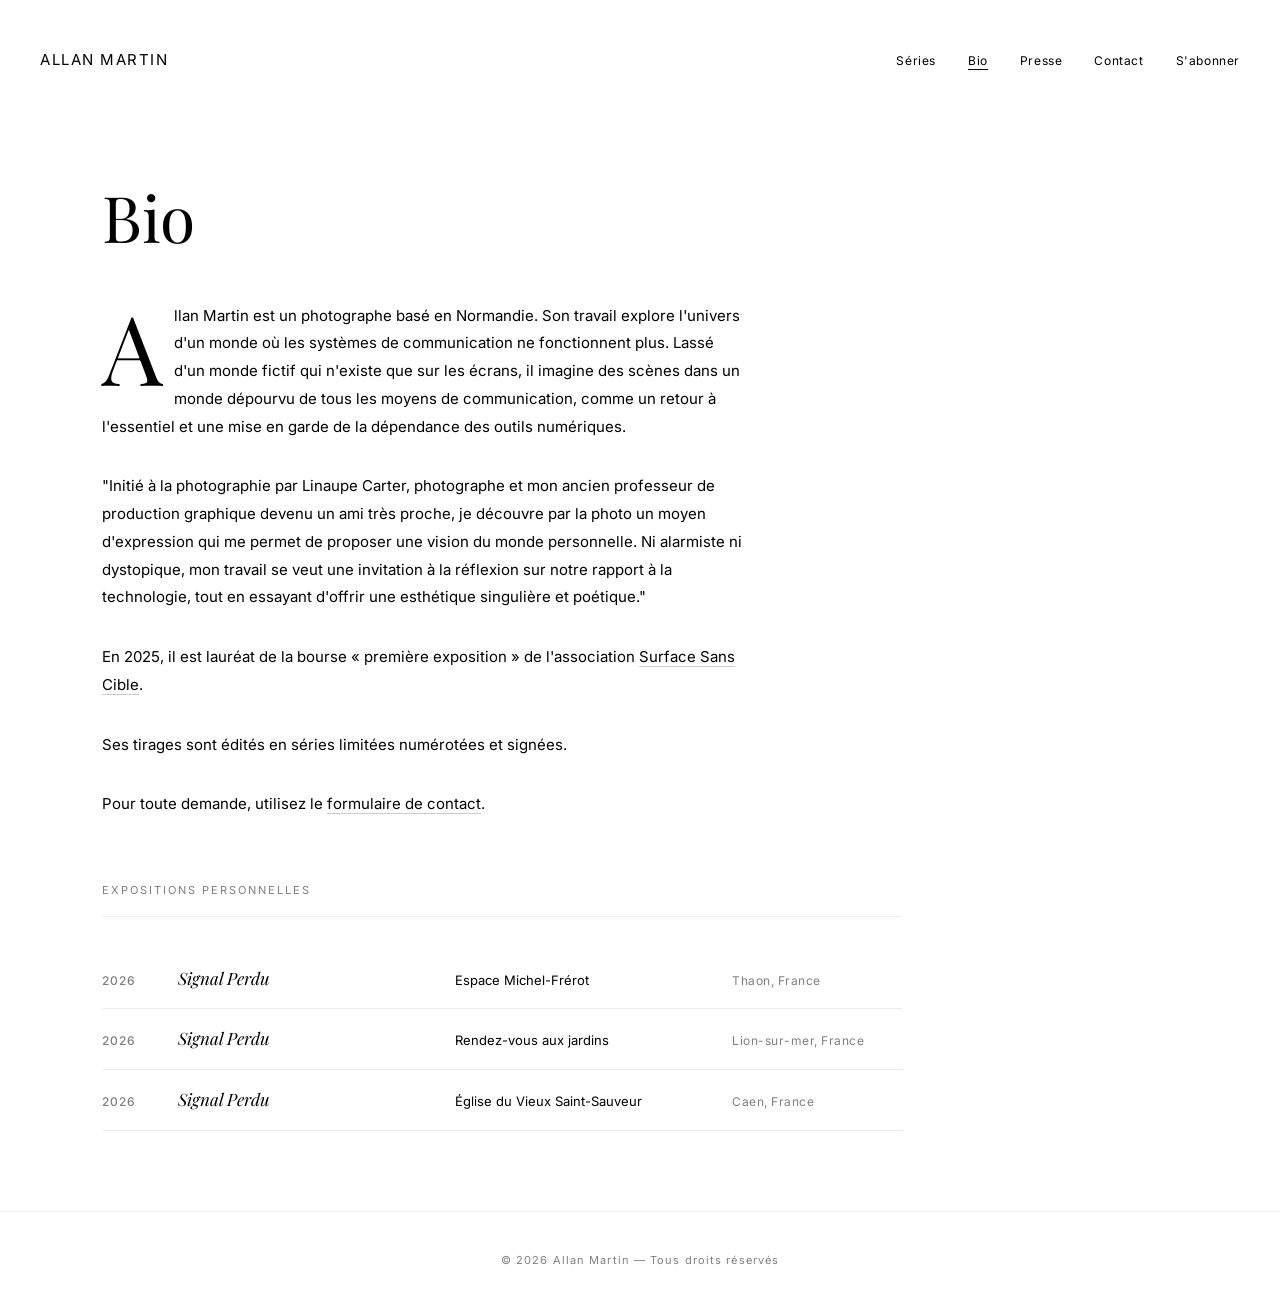
<file: bio.html>
<!DOCTYPE html>
<html lang="fr">
<head>
<!-- Matomo -->
<script>
  var _paq = window._paq = window._paq || [];
  /* tracker methods like "setCustomDimension" should be called before "trackPageView" */
  _paq.push(['trackPageView']);
  _paq.push(['enableLinkTracking']);
  (function() {
    var u="//www.traffic.allanmartin.fr/";
    _paq.push(['setTrackerUrl', u+'matomo.php']);
    _paq.push(['setSiteId', '2']);
    var d=document, g=d.createElement('script'), s=d.getElementsByTagName('script')[0];
    g.async=true; g.src=u+'matomo.js'; s.parentNode.insertBefore(g,s);
  })();
</script>
<!-- End Matomo Code -->

  <meta charset="UTF-8" />
  <meta name="viewport" content="width=device-width, initial-scale=1.0" />
  <link rel="icon" type="image/svg+xml" href="favicon.svg" />
  <title>Biographie — Allan Martin</title>
  <meta name="description" content="Biographie d'Allan Martin, photographe basé en Normandie, lauréat 2026 de l'aide à la première exposition Surface Sans Cible. Séries en éditions limitées." />
  <link rel="canonical" href="https://www.allanmartin.fr/bio" />

  <!-- Open Graph -->
  <meta property="og:type"        content="profile" />
  <meta property="og:url"         content="https://www.allanmartin.fr/bio.html" />
  <meta property="og:title"       content="Biographie — Allan Martin Photographe" />
  <meta property="og:description" content="Biographie d'Allan Martin, photographe basé en Normandie, lauréat 2026 de l'aide à la première exposition Surface Sans Cible." />
  <meta property="og:image"       content="https://www.allanmartin.fr/images/Serie01-Signal-Perdu/sentinelle.webp" />
  <meta property="og:locale"      content="fr_FR" />
  <meta property="og:site_name"   content="Allan Martin Photographe" />

  <!-- Twitter Card -->
  <meta name="twitter:card"        content="summary_large_image" />
  <meta name="twitter:title"       content="Biographie — Allan Martin Photographe" />
  <meta name="twitter:description" content="Biographie d'Allan Martin, photographe basé en Normandie, lauréat 2026 de l'aide à la première exposition Surface Sans Cible." />
  <meta name="twitter:image"       content="https://www.allanmartin.fr/images/Serie01-Signal-Perdu/sentinelle.webp" />
  <link rel="preconnect" href="https://fonts.googleapis.com">
  <link rel="preconnect" href="https://fonts.gstatic.com" crossorigin>
  <link href="https://fonts.googleapis.com/css2?family=Inter:wght@300;400;500&family=Playfair+Display:ital,wght@0,400;0,500;0,600;1,400&display=swap" rel="stylesheet">
  <link rel="stylesheet" href="css/style.css" />
</head>
<body>

  <!-- ===== HEADER ===== -->
  <header class="site-header scrolled">
    <div class="header-inner">
      <a href="/" class="site-logo">Allan Martin</a>
      <button class="nav-toggle" aria-label="Ouvrir le menu" aria-expanded="false">
        <span></span><span></span><span></span>
      </button>
      <nav class="site-nav" role="navigation">
        <ul>
          <li><a href="/">Séries</a></li>
          <li><a href="bio.html" class="active">Bio</a></li>
          <li><a href="presse.html">Presse</a></li>
          <li><a href="contact.html">Contact</a></li>
          <li><a href="#newsletter-modal" class="js-newsletter-open">S'abonner</a></li>
        </ul>
      </nav>
    </div>
  </header>

  <!-- ===== CONTENT ===== -->
  <main class="page-wrapper">
    <h1 class="page-title">Bio</h1>
    <div class="page-body">
      <p>
        <span class="dropcap">A</span>llan Martin est un photographe basé en Normandie. Son travail explore l'univers d'un monde où les systèmes de communication ne fonctionnent plus. Lassé d'un monde fictif qui n'existe que sur les écrans, il imagine des scènes dans un monde dépourvu de tous les moyens de communication, comme un retour à l'essentiel et une mise en garde de la dépendance des outils numériques.</p>
      <p>

        "Initié à la photographie par Linaupe Carter, photographe et mon ancien professeur de production graphique devenu un ami très proche, je découvre par la photo un moyen d'expression qui me permet de proposer une vision du monde personnelle. Ni alarmiste ni dystopique, mon travail se veut une invitation à la réflexion sur notre rapport à la technologie, tout en essayant d'offrir une esthétique singulière et poétique."

      </p>
      <p>
        En 2025, il est lauréat de la bourse « première exposition » de l'association
        <a href="https://surfacesanscible.fr/" target="_blank" rel="noopener noreferrer">Surface Sans Cible</a>.
      </p>
      <p>
        Ses tirages sont édités en séries limitées numérotées et signées.
      </p>
      <p>
        Pour toute demande, utilisez le
        <a href="contact.html">formulaire de contact</a>.
      </p>
    </div>

    <!-- ===== EXPOSITIONS PERSONNELLES ===== -->
    <section class="expo-section fade-in">
      <h2 class="expo-section-title">Expositions personnelles</h2>
      <ul class="expo-list" role="list">

        <li class="expo-item">
          <span class="expo-year">2026</span>
          <span class="expo-title"><em>Signal Perdu</em></span>
          <span class="expo-venue">Espace Michel-Frérot</span>
          <span class="expo-location">Thaon, France</span>
        </li>

        <li class="expo-item">
          <span class="expo-year">2026</span>
          <span class="expo-title"><em>Signal Perdu</em></span>
          <span class="expo-venue">Rendez-vous aux jardins</span>
          <span class="expo-location">Lion-sur-mer, France</span>
        </li>

        <li class="expo-item">
          <span class="expo-year">2026</span>
          <span class="expo-title"><em>Signal Perdu</em></span>
          <span class="expo-venue">Église du Vieux Saint-Sauveur</span>
          <span class="expo-location">Caen, France</span>
        </li>

      </ul>
    </section>

  </main>

  <div class="newsletter-modal" id="newsletter-modal" hidden aria-hidden="true">
    <div class="newsletter-modal__backdrop" data-newsletter-close></div>
    <div class="newsletter-modal__panel" role="dialog" aria-modal="true" aria-labelledby="newsletter-modal-title">
      <button type="button" class="newsletter-modal__close" id="newsletter-modal-close" aria-label="Fermer" data-newsletter-close>&times;</button>
      <h2 id="newsletter-modal-title">S'abonner à la newsletter</h2>
      <p>Recevez les annonces de nouvelles séries, expositions et disponibilités de tirages.</p>

      <form
        class="inscription-form"
        id="inscription-form"
        method="post"
        action="inscription.php"
        novalidate
      >
        <div class="hp-field" aria-hidden="true">
          <label for="inscription_website">Ne pas remplir</label>
          <input
            type="text"
            id="inscription_website"
            name="website"
            tabindex="-1"
            autocomplete="off"
          />
        </div>

        <input type="hidden" id="inscription_time" name="inscription_time" value="" />

        <label for="inscription_email" class="sr-only">Adresse e-mail</label>
        <input
          type="email"
          id="inscription_email"
          name="email"
          placeholder="votre@email.com"
          autocomplete="email"
          required
        />

        <div class="inscription-consent">
          <input
            type="checkbox"
            id="inscription_consent"
            name="consent"
            value="1"
            required
          />
          <label for="inscription_consent">
            J'accepte de recevoir la newsletter et je peux me desinscrire a tout moment.
          </label>
        </div>

        <button type="submit" class="btn-submit">S'inscrire</button>
        <p class="form-feedback" id="inscription-feedback" aria-live="polite"></p>
      </form>
    </div>
  </div>

  <!-- ===== FOOTER ===== -->
  <footer class="site-footer">
    <p>© <span id="year"></span> Allan Martin — Tous droits réservés</p>
  </footer>

  <script src="js/main.js"></script>
</body>
</html>
</file>
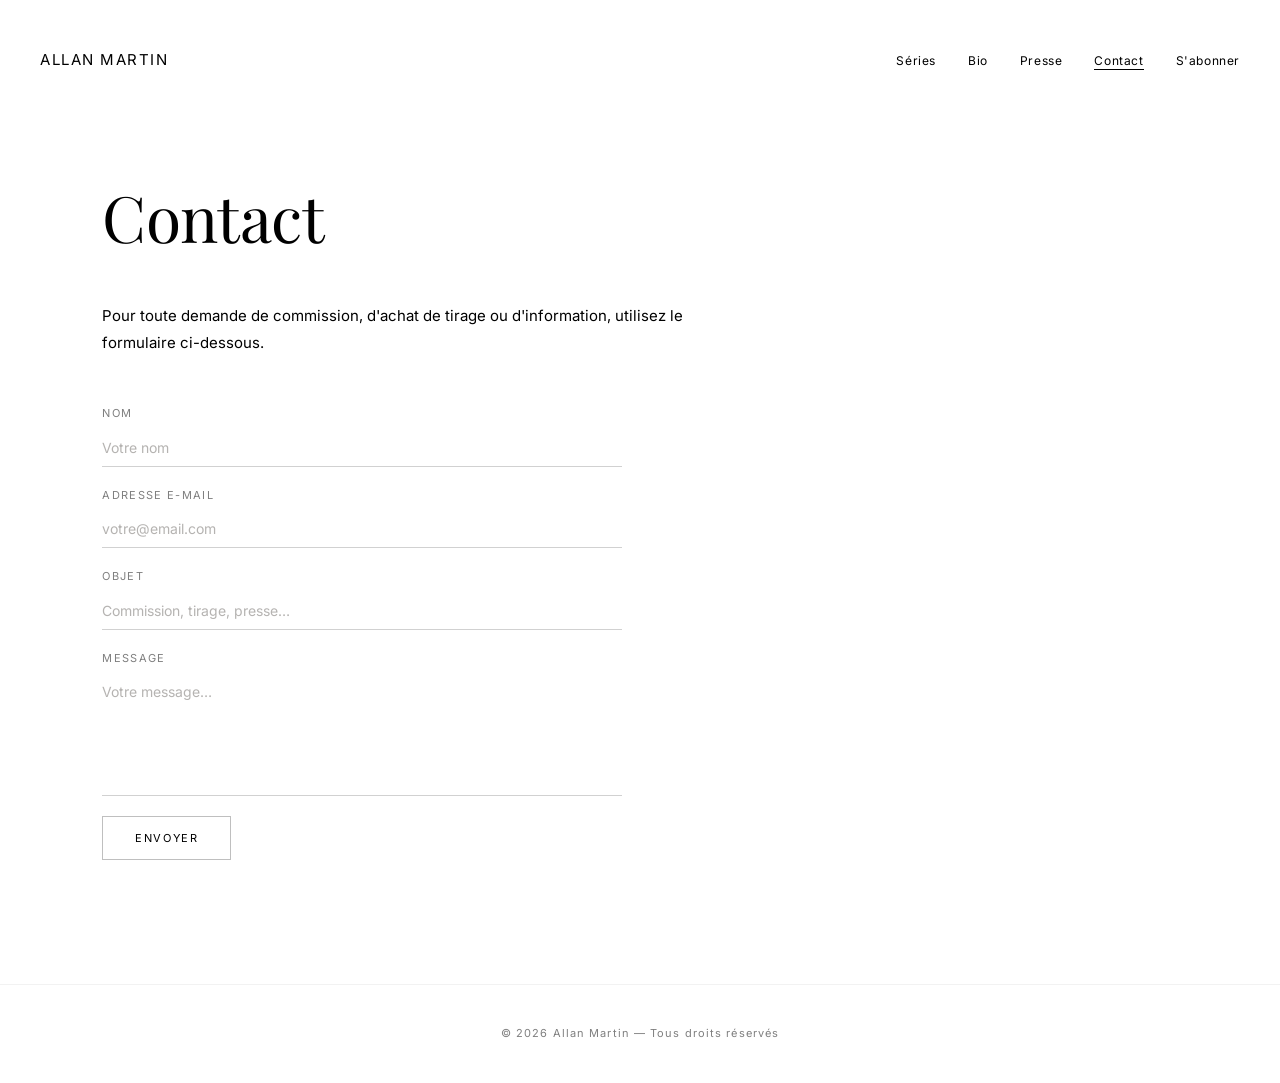
<file: contact.html>
<!DOCTYPE html>
<html lang="fr">
<head>
<!-- Matomo -->
<script>
  var _paq = window._paq = window._paq || [];
  /* tracker methods like "setCustomDimension" should be called before "trackPageView" */
  _paq.push(['trackPageView']);
  _paq.push(['enableLinkTracking']);
  (function() {
    var u="//www.traffic.allanmartin.fr/";
    _paq.push(['setTrackerUrl', u+'matomo.php']);
    _paq.push(['setSiteId', '2']);
    var d=document, g=d.createElement('script'), s=d.getElementsByTagName('script')[0];
    g.async=true; g.src=u+'matomo.js'; s.parentNode.insertBefore(g,s);
  })();
</script>
<!-- End Matomo Code -->

  <meta charset="UTF-8" />
  <meta name="viewport" content="width=device-width, initial-scale=1.0" />
  <link rel="icon" type="image/svg+xml" href="favicon.svg" />
  <title>Contact — Allan Martin Photographe</title>
  <meta name="description" content="Contacter Allan Martin, photographe normand. Commissions, achats de tirages signés, demandes presse et informations sur les séries." />
  <link rel="canonical" href="https://www.allanmartin.fr/contact" />

  <!-- Open Graph -->
  <meta property="og:type"        content="website" />
  <meta property="og:url"         content="https://www.allanmartin.fr/contact.html" />
  <meta property="og:title"       content="Contact — Allan Martin Photographe" />
  <meta property="og:description" content="Contacter Allan Martin, photographe normand. Commissions, achats de tirages signés, demandes presse." />
  <meta property="og:image"       content="https://www.allanmartin.fr/images/Serie01-Signal-Perdu/sentinelle.webp" />
  <meta property="og:locale"      content="fr_FR" />
  <meta property="og:site_name"   content="Allan Martin Photographe" />

  <!-- Twitter Card -->
  <meta name="twitter:card"        content="summary" />
  <meta name="twitter:title"       content="Contact — Allan Martin Photographe" />
  <meta name="twitter:description" content="Contacter Allan Martin, photographe normand. Commissions, achats de tirages, demandes presse." />
  <link rel="preconnect" href="https://fonts.googleapis.com">
  <link rel="preconnect" href="https://fonts.gstatic.com" crossorigin>
  <link href="https://fonts.googleapis.com/css2?family=Inter:wght@300;400;500&family=Playfair+Display:ital,wght@0,400;0,500;0,600;1,400&display=swap" rel="stylesheet">
  <link rel="stylesheet" href="css/style.css" />
</head>
<body>

  <!-- ===== HEADER ===== -->
  <header class="site-header scrolled">
    <div class="header-inner">
      <a href="/" class="site-logo">Allan Martin</a>
      <button class="nav-toggle" aria-label="Ouvrir le menu" aria-expanded="false">
        <span></span><span></span><span></span>
      </button>
      <nav class="site-nav" role="navigation">
        <ul>
          <li><a href="/">Séries</a></li>
          <li><a href="bio.html">Bio</a></li>
          <li><a href="presse.html">Presse</a></li>
          <li><a href="contact.html" class="active">Contact</a></li>
          <li><a href="#newsletter-modal" class="js-newsletter-open">S'abonner</a></li>
        </ul>
      </nav>
    </div>
  </header>

  <!-- ===== CONTENT ===== -->
  <main class="page-wrapper">
    <h1 class="page-title">Contact</h1>
    <div class="page-body">
      <p>
        Pour toute demande de commission, d'achat de tirage ou d'information,
        utilisez le formulaire ci-dessous.
      </p>
    </div>

    <form
      class="contact-form"
      id="contact-form"
      novalidate
      action="send.php"
      method="POST"
    >
      <!-- Honeypot : invisible pour les humains, rempli par les bots -->
      <div class="hp-field" aria-hidden="true">
        <label for="website">Ne pas remplir</label>
        <input type="text" id="website" name="website" tabindex="-1" autocomplete="off" />
      </div>
      <!-- Timing anti-bot : rempli par JS au chargement de la page -->
      <input type="hidden" id="_time" name="_time" value="" />
      <div class="form-group">
        <label for="name">Nom</label>
        <input
          type="text"
          id="name"
          name="name"
          placeholder="Votre nom"
          autocomplete="name"
          required
        />
      </div>

      <div class="form-group">
        <label for="email">Adresse e-mail</label>
        <input
          type="email"
          id="email"
          name="email"
          placeholder="votre@email.com"
          autocomplete="email"
          required
        />
      </div>

      <div class="form-group">
        <label for="subject">Objet</label>
        <input
          type="text"
          id="subject"
          name="subject"
          placeholder="Commission, tirage, presse…"
        />
      </div>

      <div class="form-group">
        <label for="message">Message</label>
        <textarea
          id="message"
          name="message"
          placeholder="Votre message…"
          rows="6"
          required
        ></textarea>
      </div>

      <button type="submit" class="btn-submit">Envoyer</button>
      <p class="form-feedback" id="form-feedback" aria-live="polite"></p>
    </form>
  </main>

  <div class="newsletter-modal" id="newsletter-modal" hidden aria-hidden="true">
    <div class="newsletter-modal__backdrop" data-newsletter-close></div>
    <div class="newsletter-modal__panel" role="dialog" aria-modal="true" aria-labelledby="newsletter-modal-title">
      <button type="button" class="newsletter-modal__close" id="newsletter-modal-close" aria-label="Fermer" data-newsletter-close>&times;</button>
      <h2 id="newsletter-modal-title">S'abonner à la newsletter</h2>
      <p>Recevez les annonces de nouvelles séries, expositions et disponibilités de tirages.</p>

      <form
        class="inscription-form"
        id="inscription-form"
        method="post"
        action="inscription.php"
        novalidate
      >
        <div class="hp-field" aria-hidden="true">
          <label for="inscription_website">Ne pas remplir</label>
          <input
            type="text"
            id="inscription_website"
            name="website"
            tabindex="-1"
            autocomplete="off"
          />
        </div>

        <input type="hidden" id="inscription_time" name="inscription_time" value="" />

        <label for="inscription_email" class="sr-only">Adresse e-mail</label>
        <input
          type="email"
          id="inscription_email"
          name="email"
          placeholder="votre@email.com"
          autocomplete="email"
          required
        />

        <div class="inscription-consent">
          <input
            type="checkbox"
            id="inscription_consent"
            name="consent"
            value="1"
            required
          />
          <label for="inscription_consent">
            J'accepte de recevoir la newsletter et je peux me desinscrire a tout moment.
          </label>
        </div>

        <button type="submit" class="btn-submit">S'inscrire</button>
        <p class="form-feedback" id="inscription-feedback" aria-live="polite"></p>
      </form>
    </div>
  </div>

  <!-- ===== FOOTER ===== -->
  <footer class="site-footer">
    <p>© <span id="year"></span> Allan Martin — Tous droits réservés</p>
  </footer>

  <script src="js/main.js"></script>
  <script>
    // Minimal client-side form feedback (adapt to your back-end / Formspree)
    const form     = document.getElementById('contact-form');
    const feedback = document.getElementById('form-feedback');

    if (form) {
      form.addEventListener('submit', (e) => {
        e.preventDefault();

        const name    = form.name.value.trim();
        const email   = form.email.value.trim();
        const message = form.message.value.trim();

        if (!name || !email || !message) {
          feedback.style.color = '#c0392b';
          feedback.textContent = 'Merci de remplir tous les champs obligatoires.';
          return;
        }

        // Validate email format
        const emailRe = /^[^\s@]+@[^\s@]+\.[^\s@]+$/;
        if (!emailRe.test(email)) {
          feedback.style.color = '#c0392b';
          feedback.textContent = 'Adresse e-mail invalide.';
          return;
        }

        // TODO: remplacer par un vrai envoi (fetch vers Formspree, etc.)
        feedback.style.color = 'var(--color-accent)';
        feedback.textContent = 'Message envoyé — merci, je vous répondrai prochainement.';
        form.reset();
      });
    }
  </script>
</body>
</html>
</file>
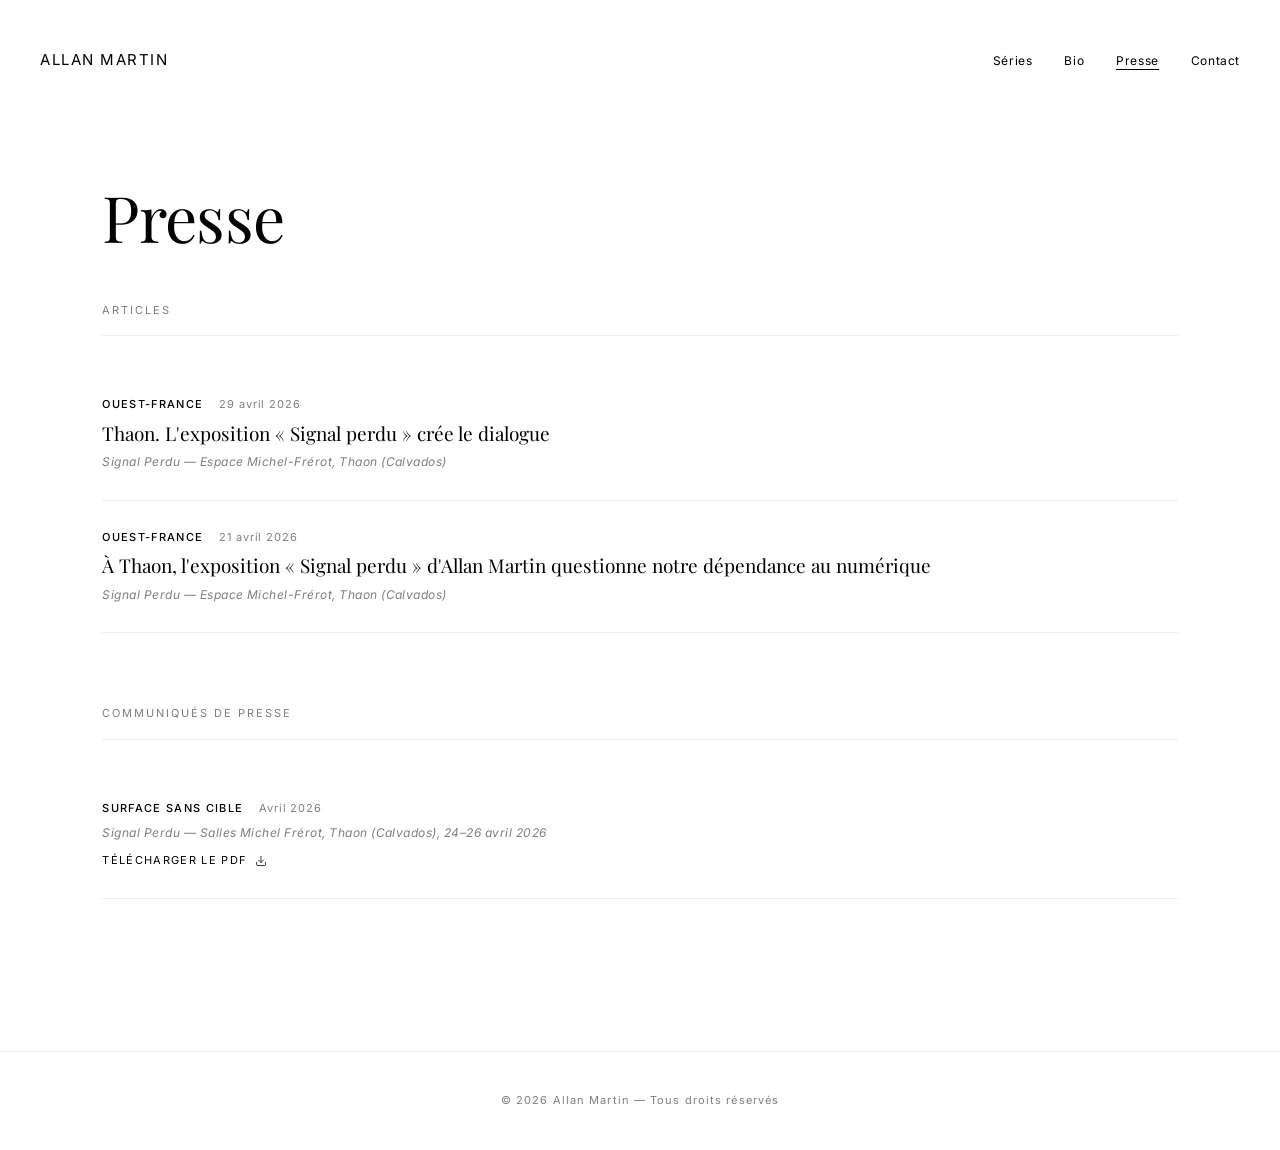
<file: press.html>
<!DOCTYPE html>
<html lang="fr">
<head>
  <meta charset="UTF-8" />
  <meta name="viewport" content="width=device-width, initial-scale=1.0" />
  <link rel="icon" type="image/svg+xml" href="favicon.svg" />
  <title>Presse — Allan Martin Photographe</title>
  <meta name="description" content="Revue de presse et communiqués de presse concernant les expositions d'Allan Martin, photographe normand. Articles Ouest-France, Signal Perdu à Thaon 2026." />
  <link rel="canonical" href="https://www.allanmartin.fr/press" />

  <!-- Open Graph -->
  <meta property="og:type"        content="website" />
  <meta property="og:url"         content="https://www.allanmartin.fr/press.html" />
  <meta property="og:title"       content="Presse — Allan Martin Photographe" />
  <meta property="og:description" content="Revue de presse et communiqués concernant les expositions d'Allan Martin, photographe normand." />
  <meta property="og:image"       content="https://www.allanmartin.fr/images/Serie01-Signal-Perdu/sentinelle.webp" />
  <meta property="og:locale"      content="fr_FR" />
  <meta property="og:site_name"   content="Allan Martin Photographe" />

  <!-- Twitter Card -->
  <meta name="twitter:card"        content="summary_large_image" />
  <meta name="twitter:title"       content="Presse — Allan Martin Photographe" />
  <meta name="twitter:description" content="Revue de presse et communiqués concernant les expositions d'Allan Martin, photographe normand." />
  <meta name="twitter:image"       content="https://www.allanmartin.fr/images/Serie01-Signal-Perdu/sentinelle.webp" />
  <link rel="preconnect" href="https://fonts.googleapis.com">
  <link rel="preconnect" href="https://fonts.gstatic.com" crossorigin>
  <link href="https://fonts.googleapis.com/css2?family=Inter:wght@300;400;500&family=Playfair+Display:ital,wght@0,400;0,500;0,600;1,400&display=swap" rel="stylesheet">
  <link rel="stylesheet" href="css/style.css" />
</head>
<body>

  <!-- ===== HEADER ===== -->
  <header class="site-header scrolled">
    <div class="header-inner">
      <a href="index.html" class="site-logo">Allan Martin</a>
      <button class="nav-toggle" aria-label="Ouvrir le menu" aria-expanded="false">
        <span></span><span></span><span></span>
      </button>
      <nav class="site-nav" role="navigation">
        <ul>
          <li><a href="index.html">Séries</a></li>
          <li><a href="bio.html">Bio</a></li>
          <li><a href="press.html" class="active">Presse</a></li>
          <li><a href="contact.html">Contact</a></li>
        </ul>
      </nav>
    </div>
  </header>

  <!-- ===== CONTENT ===== -->
  <main class="page-wrapper">
    <h1 class="page-title">Presse</h1>

    <!-- ===== ARTICLES DE PRESSE ===== -->
    <section class="press-section fade-in">
      <h2 class="press-section-title">Articles</h2>
      <ul class="press-list" role="list">

        <!-- Article 01 -->
        <li class="press-item">
          <div class="press-item-header">
            <span class="press-item-publication">Ouest-France</span>
            <span class="press-item-date">29 avril 2026</span>
          </div>
          <a href="https://www.ouest-france.fr/normandie/thaon-14610/thaon-lexposition-signal-perdu-cree-le-dialogue-94ab67fb-82ea-4212-a4b3-b09fcd8323e7" class="press-item-title" target="_blank" rel="noopener noreferrer">
            Thaon. L'exposition « Signal perdu » crée le dialogue
          </a>
          <span class="press-item-expo">Signal Perdu — Espace Michel-Frérot, Thaon (Calvados)</span>
        </li>


        <!-- Article 02 -->
        <li class="press-item">
          <div class="press-item-header">
            <span class="press-item-publication">Ouest-France</span>
            <span class="press-item-date">21 avril 2026</span>
          </div>
          <a href="https://www.ouest-france.fr/normandie/thaon-14610/a-thaon-lexposition-signal-perdu-dallan-martin-questionne-notre-dependance-au-numerique-279bd4f4-3b27-11f1-8bbb-e709d18a25b1" class="press-item-title" target="_blank" rel="noopener noreferrer">
            À Thaon, l'exposition « Signal perdu » d'Allan Martin questionne notre dépendance au numérique
          </a>
          <span class="press-item-expo">Signal Perdu — Espace Michel-Frérot, Thaon (Calvados)</span>
        </li>

      </ul>
    </section>

    <!-- ===== COMMUNIQUÉS DE PRESSE ===== -->
    <section class="press-section fade-in">
      <h2 class="press-section-title">Communiqués de presse</h2>
      <ul class="press-list" role="list">

        <!-- Communiqué 01 -->
        <li class="press-item">
          <div class="press-item-header">
            <span class="press-item-publication">Surface Sans Cible</span>
            <span class="press-item-date">Avril 2026</span>
          </div>
          <span class="press-item-desc">Signal Perdu — Salles Michel Frérot, Thaon (Calvados), 24–26 avril 2026</span>
          <a href="press/dossier-presse-Allan-Martin-THAON-Signal-perdu.pdf" class="press-download" download aria-label="Télécharger le communiqué de presse Signal Perdu">
            Télécharger le PDF
            <svg width="12" height="12" viewBox="0 0 24 24" fill="none" stroke="currentColor" stroke-width="1.5" stroke-linecap="round" stroke-linejoin="round" aria-hidden="true"><path d="M21 15v4a2 2 0 0 1-2 2H5a2 2 0 0 1-2-2v-4"/><polyline points="7 10 12 15 17 10"/><line x1="12" y1="15" x2="12" y2="3"/></svg>
          </a>
        </li>

      </ul>
    </section>

  </main>

  <!-- ===== FOOTER ===== -->
  <footer class="site-footer">
    <p>© <span id="year"></span> Allan Martin — Tous droits réservés</p>
  </footer>

  <script src="js/main.js"></script>
</body>
</html>
</file>
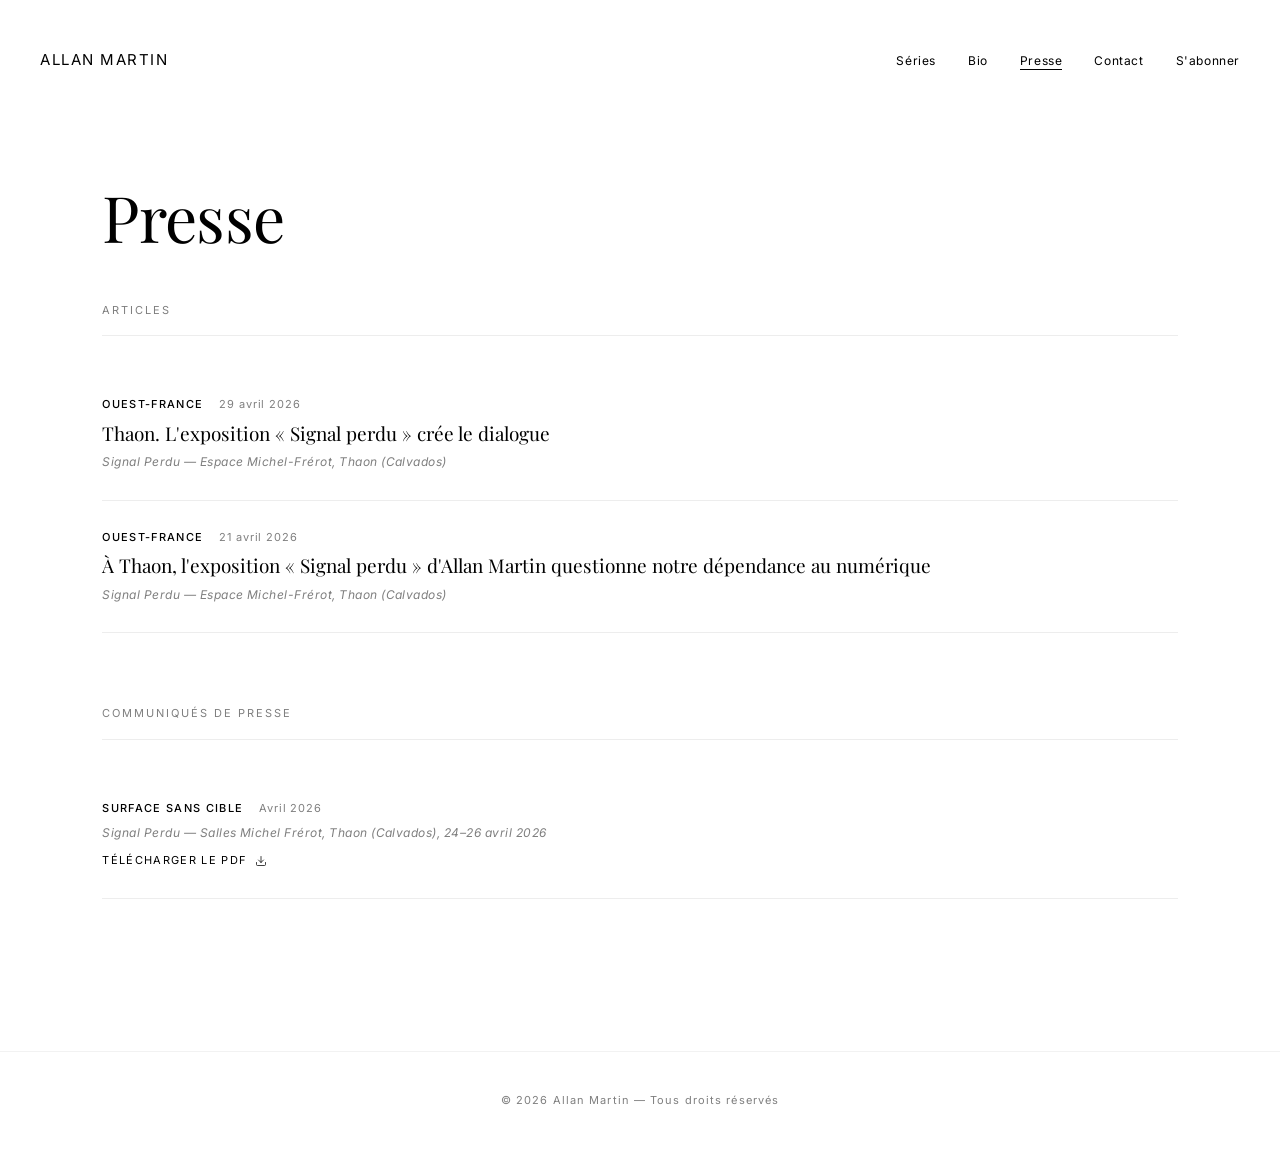
<file: presse.html>
<!DOCTYPE html>
<html lang="fr">
<head>
<!-- Matomo -->
<script>
  var _paq = window._paq = window._paq || [];
  /* tracker methods like "setCustomDimension" should be called before "trackPageView" */
  _paq.push(['trackPageView']);
  _paq.push(['enableLinkTracking']);
  (function() {
    var u="//www.traffic.allanmartin.fr/";
    _paq.push(['setTrackerUrl', u+'matomo.php']);
    _paq.push(['setSiteId', '2']);
    var d=document, g=d.createElement('script'), s=d.getElementsByTagName('script')[0];
    g.async=true; g.src=u+'matomo.js'; s.parentNode.insertBefore(g,s);
  })();
</script>
<!-- End Matomo Code -->

  <meta charset="UTF-8" />
  <meta name="viewport" content="width=device-width, initial-scale=1.0" />
  <link rel="icon" type="image/svg+xml" href="favicon.svg" />
  <title>Presse — Allan Martin Photographe</title>
  <meta name="description" content="Revue de presse et communiqués de presse concernant les expositions d'Allan Martin, photographe normand. Articles Ouest-France, Signal Perdu à Thaon 2026." />
  <link rel="canonical" href="https://www.allanmartin.fr/presse" />

  <!-- Open Graph -->
  <meta property="og:type"        content="website" />
  <meta property="og:url"         content="https://www.allanmartin.fr/presse" />
  <meta property="og:title"       content="Presse — Allan Martin Photographe" />
  <meta property="og:description" content="Revue de presse et communiqués concernant les expositions d'Allan Martin, photographe normand." />
  <meta property="og:image"       content="https://www.allanmartin.fr/images/Serie01-Signal-Perdu/sentinelle.webp" />
  <meta property="og:locale"      content="fr_FR" />
  <meta property="og:site_name"   content="Allan Martin Photographe" />

  <!-- Twitter Card -->
  <meta name="twitter:card"        content="summary_large_image" />
  <meta name="twitter:title"       content="Presse — Allan Martin Photographe" />
  <meta name="twitter:description" content="Revue de presse et communiqués concernant les expositions d'Allan Martin, photographe normand." />
  <meta name="twitter:image"       content="https://www.allanmartin.fr/images/Serie01-Signal-Perdu/sentinelle.webp" />
  <link rel="preconnect" href="https://fonts.googleapis.com">
  <link rel="preconnect" href="https://fonts.gstatic.com" crossorigin>
  <link href="https://fonts.googleapis.com/css2?family=Inter:wght@300;400;500&family=Playfair+Display:ital,wght@0,400;0,500;0,600;1,400&display=swap" rel="stylesheet">
  <link rel="stylesheet" href="css/style.css" />
</head>
<body>

  <!-- ===== HEADER ===== -->
  <header class="site-header scrolled">
    <div class="header-inner">
      <a href="/" class="site-logo">Allan Martin</a>
      <button class="nav-toggle" aria-label="Ouvrir le menu" aria-expanded="false">
        <span></span><span></span><span></span>
      </button>
      <nav class="site-nav" role="navigation">
        <ul>
          <li><a href="/">Séries</a></li>
          <li><a href="bio.html">Bio</a></li>
          <li><a href="presse.html" class="active">Presse</a></li>
          <li><a href="contact.html">Contact</a></li>
          <li><a href="#newsletter-modal" class="js-newsletter-open">S'abonner</a></li>
        </ul>
      </nav>
    </div>
  </header>

  <!-- ===== CONTENT ===== -->
  <main class="page-wrapper">
    <h1 class="page-title">Presse</h1>

    <!-- ===== ARTICLES DE PRESSE ===== -->
    <section class="press-section fade-in">
      <h2 class="press-section-title">Articles</h2>
      <ul class="press-list" role="list">

        <!-- Article 01 -->
        <li class="press-item">
          <div class="press-item-header">
            <span class="press-item-publication">Ouest-France</span>
            <span class="press-item-date">29 avril 2026</span>
          </div>
          <a href="https://www.ouest-france.fr/normandie/thaon-14610/thaon-lexposition-signal-perdu-cree-le-dialogue-94ab67fb-82ea-4212-a4b3-b09fcd8323e7" class="press-item-title" target="_blank" rel="noopener noreferrer">
            Thaon. L'exposition « Signal perdu » crée le dialogue
          </a>
          <span class="press-item-expo">Signal Perdu — Espace Michel-Frérot, Thaon (Calvados)</span>
        </li>


        <!-- Article 02 -->
        <li class="press-item">
          <div class="press-item-header">
            <span class="press-item-publication">Ouest-France</span>
            <span class="press-item-date">21 avril 2026</span>
          </div>
          <a href="https://www.ouest-france.fr/normandie/thaon-14610/a-thaon-lexposition-signal-perdu-dallan-martin-questionne-notre-dependance-au-numerique-279bd4f4-3b27-11f1-8bbb-e709d18a25b1" class="press-item-title" target="_blank" rel="noopener noreferrer">
            À Thaon, l'exposition « Signal perdu » d'Allan Martin questionne notre dépendance au numérique
          </a>
          <span class="press-item-expo">Signal Perdu — Espace Michel-Frérot, Thaon (Calvados)</span>
        </li>

      </ul>
    </section>

    <!-- ===== COMMUNIQUÉS DE PRESSE ===== -->
    <section class="press-section fade-in">
      <h2 class="press-section-title">Communiqués de presse</h2>
      <ul class="press-list" role="list">

        <!-- Communiqué 01 -->
        <li class="press-item">
          <div class="press-item-header">
            <span class="press-item-publication">Surface Sans Cible</span>
            <span class="press-item-date">Avril 2026</span>
          </div>
          <span class="press-item-desc">Signal Perdu — Salles Michel Frérot, Thaon (Calvados), 24–26 avril 2026</span>
          <a href="press/dossier-presse-Allan-Martin-THAON-Signal-perdu.pdf" class="press-download" download aria-label="Télécharger le communiqué de presse Signal Perdu">
            Télécharger le PDF
            <svg width="12" height="12" viewBox="0 0 24 24" fill="none" stroke="currentColor" stroke-width="1.5" stroke-linecap="round" stroke-linejoin="round" aria-hidden="true"><path d="M21 15v4a2 2 0 0 1-2 2H5a2 2 0 0 1-2-2v-4"/><polyline points="7 10 12 15 17 10"/><line x1="12" y1="15" x2="12" y2="3"/></svg>
          </a>
        </li>

      </ul>
    </section>

  </main>

  <div class="newsletter-modal" id="newsletter-modal" hidden aria-hidden="true">
    <div class="newsletter-modal__backdrop" data-newsletter-close></div>
    <div class="newsletter-modal__panel" role="dialog" aria-modal="true" aria-labelledby="newsletter-modal-title">
      <button type="button" class="newsletter-modal__close" id="newsletter-modal-close" aria-label="Fermer" data-newsletter-close>&times;</button>
      <h2 id="newsletter-modal-title">S'abonner à la newsletter</h2>
      <p>Recevez les annonces de nouvelles séries, expositions et disponibilités de tirages.</p>

      <form
        class="inscription-form"
        id="inscription-form"
        method="post"
        action="inscription.php"
        novalidate
      >
        <div class="hp-field" aria-hidden="true">
          <label for="inscription_website">Ne pas remplir</label>
          <input
            type="text"
            id="inscription_website"
            name="website"
            tabindex="-1"
            autocomplete="off"
          />
        </div>

        <input type="hidden" id="inscription_time" name="inscription_time" value="" />

        <label for="inscription_email" class="sr-only">Adresse e-mail</label>
        <input
          type="email"
          id="inscription_email"
          name="email"
          placeholder="votre@email.com"
          autocomplete="email"
          required
        />

        <div class="inscription-consent">
          <input
            type="checkbox"
            id="inscription_consent"
            name="consent"
            value="1"
            required
          />
          <label for="inscription_consent">
            J'accepte de recevoir la newsletter et je peux me desinscrire a tout moment.
          </label>
        </div>

        <button type="submit" class="btn-submit">S'inscrire</button>
        <p class="form-feedback" id="inscription-feedback" aria-live="polite"></p>
      </form>
    </div>
  </div>

  <!-- ===== FOOTER ===== -->
  <footer class="site-footer">
    <p>© <span id="year"></span> Allan Martin — Tous droits réservés</p>
  </footer>

  <script src="js/main.js"></script>
</body>
</html>
</file>
<file: css/style.css>
/* =========================================================
   RESET & BASE
   ========================================================= */
*, *::before, *::after {
  box-sizing: border-box;
  margin: 0;
  padding: 0;
}

:root {
  --color-bg:        #ffffff;
  --color-text:      #000000;
  --color-muted:     #7f7f7f;
  --color-accent:    #000000;
  --color-overlay:   rgba(255, 255, 255, 0.95);

  --font-sans:  'Inter', 'Helvetica Neue', Helvetica, Arial, sans-serif;
  --font-serif: 'Playfair Display', Georgia, 'Times New Roman', serif;

  --header-h:   120px;
  --gap:        120px;
  --transition: 0.45s cubic-bezier(0.4, 0, 0.2, 1);
}

html {
  scroll-behavior: smooth;
}

body {
  background: var(--color-bg);
  color: var(--color-text);
  font-family: var(--font-sans);
  font-size: 14px;
  line-height: 1.6;
  -webkit-font-smoothing: antialiased;
}

img {
  display: block;
  width: 100%;
  height: 100%;
  object-fit: cover;
}

a {
  color: inherit;
  text-decoration: none;
}

/* =========================================================
   HEADER
   ========================================================= */
.site-header {
  position: fixed;
  top: 0;
  left: 0;
  right: 0;
  z-index: 100;
  height: var(--header-h);
  display: flex;
  align-items: center;
  padding: 0 40px;
  background: var(--color-bg);
  transition: padding var(--transition), box-shadow var(--transition);
}

.site-header.scrolled {
  padding: 0 40px;
  box-shadow: 0 1px 0 rgba(0,0,0,0.05); /* very subtle border instead of blur */
}

.header-inner {
  display: flex;
  align-items: center;
  justify-content: space-between;
  width: 100%;
}

.site-logo {
  font-family: var(--font-sans);
  font-size: 15px;
  font-weight: 400;
  letter-spacing: 0.1em;
  color: var(--color-text);
  transition: opacity var(--transition);
  text-transform: uppercase;
}

.site-logo:hover {
  opacity: 0.7;
}

/* Nav */
.site-nav ul {
  display: flex;
  align-items: center;
  gap: 32px;
  list-style: none;
}

.site-nav ul a {
  font-size: 12px;
  font-weight: 400;
  letter-spacing: 0.05em;
  color: var(--color-text);
  transition: color var(--transition);
  position: relative;
  text-transform: none;
}

.site-nav ul a::after {
  content: '';
  position: absolute;
  bottom: -2px;
  left: 0;
  width: 0;
  height: 1px;
  background: var(--color-text);
  transition: width var(--transition);
}


.site-nav ul a:hover,
.site-nav ul a.active {
  color: var(--color-text);
}

.site-nav ul a:hover::after,
.site-nav ul a.active::after {
  width: 100%;
}

/* Hamburger */
.nav-toggle {
  display: none;
  flex-direction: column;
  justify-content: space-between;
  width: 24px;
  height: 16px;
  background: none;
  border: none;
  cursor: pointer;
  padding: 0;
}

.nav-toggle span {
  display: block;
  height: 1px;
  background: var(--color-text);
  transition: transform var(--transition), opacity var(--transition);
}


/* =========================================================
   HERO
   ========================================================= */
.hero {
  min-height: 50vh;
  display: flex;
  align-items: center;
  justify-content: center;
  padding: calc(var(--header-h) + 40px) 40px 60px;
  background: var(--color-bg);
  position: relative;
  overflow: hidden;
  text-align: center;
}

.hero-tagline {
  font-family: var(--font-serif);
  font-size: clamp(40px, 8vw, 110px);
  font-weight: 400;
  line-height: 1.05;
  letter-spacing: -0.02em;
  color: var(--color-text);
  position: relative;
  max-width: 1200px;
}

/* =========================================================
   SERIES GRID
   ========================================================= */
.series-grid {
  display: flex;
  overflow-x: auto;
  scroll-snap-type: x mandatory;
  scroll-behavior: smooth;
  gap: 120px;
  padding: 0 40px 60px;
  scrollbar-width: none; /* Hide scrollbar Firefox */
}
.series-grid::-webkit-scrollbar {
  display: none; /* Hide scrollbar Chrome/Safari */
}

.series-item {
  flex: 0 0 auto;
  width: min(800px, 85vw);
  position: relative;
  scroll-snap-align: center;
  display: flex;
  flex-direction: column;
}

.series-link {
  display: block;
  width: 100%;
  position: relative;
}

/* Image */
.series-image-wrap {
  width: 100%;
  aspect-ratio: 4 / 3;
  overflow: hidden;
  margin-bottom: 24px;
}

.series-image-wrap img {
  display: block;
  width: 100%;
  height: 100%;
  object-fit: cover;
  transition: transform 0.8s cubic-bezier(0.4, 0, 0.2, 1);
  filter: grayscale(10%);
}

.series-item:hover .series-image-wrap img {
  transform: scale(0.98);
  filter: grayscale(0%);
}

/* Overlay info -> under info */
.series-info {
  display: flex;
  flex-direction: row;
  align-items: center;
  justify-content: space-between;
}

.series-title {
  font-family: var(--font-sans);
  font-size: 14px;
  font-weight: 400;
  letter-spacing: 0.05em;
  color: var(--color-muted);
}

.series-cta {
  font-size: 12px;
  letter-spacing: 0.05em;
  color: var(--color-text);
  font-family: var(--font-sans);
}
.series-cta::after {
  content: ' \2192'; /* right arrow */
}

/* =========================================================
   CAROUSEL CONTROLS
   ========================================================= */
.carousel-controls {
  display: flex;
  align-items: center;
  justify-content: center;
  gap: 40px;
  padding-bottom: 120px;
}

.carousel-btn {
  background: none;
  border: none;
  font-size: 24px;
  color: var(--color-text);
  cursor: pointer;
  padding: 8px;
  opacity: 0.3;
  transition: opacity var(--transition);
}

.carousel-btn:hover {
  opacity: 1;
}

.carousel-label {
  font-family: var(--font-sans);
  font-size: 11px;
  letter-spacing: 0.2em;
  text-transform: uppercase;
  color: var(--color-text);
}

/* =========================================================
   FOOTER
   ========================================================= */
.site-footer {
  padding: 40px;
  text-align: center;
  font-size: 11px;
  letter-spacing: 0.1em;
  color: var(--color-muted);
  border-top: 1px solid rgba(0,0,0,0.05);
}

/* =========================================================
   LIGHTBOX
   ========================================================= */
.lightbox-overlay {
  position: fixed;
  inset: 0;
  background: rgba(255, 255, 255, 0.97);
  z-index: 200;
  opacity: 0;
  pointer-events: none;
  transition: opacity 0.4s ease;
}

.lightbox-overlay.active {
  opacity: 1;
  pointer-events: all;
}

.lightbox {
  position: fixed;
  inset: 0;
  z-index: 201;
  display: flex;
  align-items: center;
  justify-content: center;
  padding: 60px 40px;
  opacity: 0;
  pointer-events: none;
  transition: opacity 0.4s ease;
}

.lightbox:not([hidden]) {
  opacity: 1;
  pointer-events: all;
}

/* override hidden attribute */
.lightbox[hidden] {
  display: flex !important;
  opacity: 0;
  pointer-events: none;
}

.lightbox-figure {
  max-width: 90vw;
  max-height: 85vh;
  display: flex;
  flex-direction: column;
  align-items: center;
  gap: 12px;
}

.lightbox-figure img {
  max-width: 100%;
  max-height: 78vh;
  width: auto;
  height: auto;
  object-fit: contain;
}

.lightbox-figure figcaption {
  font-size: 12px;
  letter-spacing: 0.1em;
  color: var(--color-muted);
  text-align: center;
}

.lightbox-close,
.lightbox-prev,
.lightbox-next {
  position: fixed;
  background: none;
  border: none;
  color: var(--color-text);
  cursor: pointer;
  font-size: 24px;
  line-height: 1;
  padding: 12px;
  opacity: 0.5;
  transition: opacity 0.2s;
  z-index: 202;
}

.lightbox-close:hover,
.lightbox-prev:hover,
.lightbox-next:hover {
  opacity: 1;
}

.lightbox-close { top: 20px; right: 24px; font-size: 32px; }
.lightbox-prev  { top: 50%; left: 20px;  transform: translateY(-50%); }
.lightbox-next  { top: 50%; right: 20px; transform: translateY(-50%); }

/* =========================================================
   SERIES CAROUSEL (serie.html)
   ========================================================= */
.serie-fullscreen {
  position: absolute;
  top: 0;
  left: 0;
  width: 100vw;
  height: 100vh;
  background-color: #f4f4f4;
  display: flex;
  flex-direction: column;
  padding-top: 72px; /* espace pour le bouton FERMER */
}

body > .site-header {
  position: fixed;
}

.serie-fermer {
  position: fixed;
  top: 40px;
  left: 40px;
  z-index: 200;
  font-family: var(--font-sans);
  font-size: 11px;
  letter-spacing: 0.15em;
  text-transform: uppercase;
  color: var(--color-text);
  text-decoration: none;
  transition: opacity var(--transition);
}

.serie-fermer:hover {
  opacity: 0.6;
}

.fullscreen-carousel {
  flex: 1;
  position: relative;
  display: block;
  overflow: hidden;
  min-height: 0; /* important for flex shrink */
}

.fullscreen-carousel::-webkit-scrollbar {
  display: none;
}

.fullscreen-carousel img {
  position: absolute;
  top: 50%;
  left: 50%;
  transform: translate(-50%, -50%);
  width: 100%;
  height: 100%;
  object-fit: contain;
  padding: 0 8vw; /* Prevents overlap with arrows */
  opacity: 0;
  pointer-events: none;
  transition: opacity 0.35s ease-in-out;
}

.fullscreen-carousel img.active {
  opacity: 1;
  pointer-events: auto;
}

/* Info Bar — below the image */
.serie-info-bar {
  flex: 0 0 auto;
  padding: 20px 40px 28px;
  pointer-events: none;
  z-index: 100;
}

.serie-info-text {
  font-family: var(--font-sans);
  color: var(--color-text);
  pointer-events: auto;
  display: flex;
  flex-direction: column;
}

.serie-image-title {
  font-size: 14px;
  font-weight: 400;
  margin-bottom: 2px;
}

.serie-details {
  font-size: 11px;
  text-transform: uppercase;
  letter-spacing: 0.12em;
  opacity: 0.9;
  line-height: 1.4;
}

.serie-about {
  font-size: 11px;
  text-transform: uppercase;
  letter-spacing: 0.12em;
  opacity: 0.9;
  text-decoration: none;
  margin-top: 8px;
  transition: opacity var(--transition);
}

.serie-about:hover {
  opacity: 0.5;
}

/* Absolute Mid Nav (Left/Right Chevrons) */
.serie-nav-absolute {
  position: absolute;
  top: 50%;
  left: 0;
  width: 100%;
  pointer-events: none;
  display: flex;
  justify-content: space-between;
  padding: 0 40px;
  transform: translateY(-50%);
  z-index: 100;
}

.serie-nav-absolute button {
  background: none;
  border: none;
  color: rgba(0,0,0,0.35); /* Subtle dark gray */
  cursor: pointer;
  pointer-events: auto;
  display: flex;
  align-items: center;
  justify-content: center;
  padding: 12px;
  transition: color var(--transition);
}

.serie-nav-absolute button:hover {
  color: rgba(0,0,0,0.8);
}

/* Nav mobile sous les photos (masquée sur desktop) */
.serie-nav-mobile {
  display: none;
}
.serie-nav-mobile button {
  background: none;
  border: none;
  cursor: pointer;
  color: var(--color-text);
  padding: 10px;
  display: flex;
  align-items: center;
  justify-content: center;
}
.serie-nav-mobile-counter {
  font-family: var(--font-sans);
  font-size: 12px;
  font-weight: 400;
  letter-spacing: 0.1em;
  color: var(--color-muted);
}

/* =========================================================
   BIO / CONTACT / COMMISSIONS PAGES
   ========================================================= */
.page-wrapper {
  min-height: 100vh;
  padding-top: calc(var(--header-h) + 60px);
  padding-bottom: 80px;
  padding-left: clamp(32px, 8vw, 120px);
  padding-right: clamp(32px, 8vw, 120px);
}

.page-title {
  font-family: var(--font-serif);
  font-size: clamp(32px, 5vw, 64px);
  font-weight: 400;
  letter-spacing: -0.01em;
  line-height: 1.15;
  margin-bottom: 48px;
  color: var(--color-text);
}

.page-body {
  max-width: 640px;
}

.page-body p {
  font-family: var(--font-sans);
  font-size: 15px;
  line-height: 1.85;
  color: var(--color-text);
  margin-bottom: 32px;
}

.dropcap {
  float: left;
  font-family: var(--font-serif);
  font-size: 96px;
  line-height: 0.85;
  padding-top: 4px;
  padding-right: 12px;
  color: var(--color-text);
}

.page-body p a {
  color: var(--color-text);
  border-bottom: 1px solid rgba(0,0,0,0.2);
  transition: border-color var(--transition);
}

.page-body p a:hover {
  border-color: var(--color-text);
}

/* Contact form */
.contact-form {
  margin-top: 48px;
  display: flex;
  flex-direction: column;
  gap: 20px;
  max-width: 520px;
}

.form-group {
  display: flex;
  flex-direction: column;
  gap: 6px;
}

.form-group label {
  font-size: 11px;
  letter-spacing: 0.12em;
  text-transform: uppercase;
  color: var(--color-muted);
}

.form-group input,
.form-group textarea {
  background: transparent;
  border: none;
  border-bottom: 1px solid rgba(0,0,0,0.18);
  color: var(--color-text);
  font-family: var(--font-sans);
  font-size: 14px;
  padding: 10px 0;
  outline: none;
  transition: border-color var(--transition);
  resize: none;
}

.form-group input::placeholder,
.form-group textarea::placeholder {
  color: rgba(107, 103, 99, 0.5);
}

.form-group input:focus,
.form-group textarea:focus {
  border-bottom-color: var(--color-text);
}

.form-group textarea {
  min-height: 120px;
}

.btn-submit {
  align-self: flex-start;
  background: none;
  border: 1px solid rgba(0,0,0,0.25);
  color: var(--color-text);
  font-family: var(--font-sans);
  font-size: 11px;
  letter-spacing: 0.14em;
  text-transform: uppercase;
  padding: 14px 32px;
  cursor: pointer;
  transition: background var(--transition), color var(--transition), border-color var(--transition);
}

.btn-submit:hover {
  background: var(--color-text);
  color: var(--color-bg);
  border-color: var(--color-text);
}

.btn-submit:disabled {
  opacity: 0.5;
  cursor: not-allowed;
}

/* Feedback message */
.form-feedback {
  font-size: 13px;
  line-height: 1.5;
  min-height: 20px;
  margin-top: 4px;
}

.form-feedback--ok  { color: #2d6a2d; }
.form-feedback--err { color: #b03030; }

/* Honeypot — invisible pour les humains */
.hp-field {
  position: absolute;
  left: -9999px;
  width: 1px;
  height: 1px;
  overflow: hidden;
  opacity: 0;
  pointer-events: none;
}

.sr-only {
  position: absolute;
  width: 1px;
  height: 1px;
  padding: 0;
  margin: -1px;
  overflow: hidden;
  clip: rect(0, 0, 0, 0);
  white-space: nowrap;
  border: 0;
}

.newsletter-modal {
  position: fixed;
  inset: 0;
  z-index: 400;
  display: grid;
  place-items: center;
}

.newsletter-modal[hidden] {
  display: none;
}

.newsletter-modal__backdrop {
  position: absolute;
  inset: 0;
  background: rgba(0, 0, 0, 0.45);
}

.newsletter-modal__panel {
  position: relative;
  width: min(640px, calc(100vw - 40px));
  background: #ffffff;
  border: 1px solid rgba(0,0,0,0.15);
  padding: 28px;
  box-shadow: 0 24px 50px rgba(0, 0, 0, 0.2);
}

.newsletter-modal__close {
  position: absolute;
  top: 10px;
  right: 10px;
  border: none;
  background: transparent;
  color: var(--color-muted);
  font-size: 26px;
  line-height: 1;
  cursor: pointer;
  padding: 8px;
}

.newsletter-modal__close:hover {
  color: var(--color-text);
}

.newsletter-modal__panel h2 {
  font-family: var(--font-serif);
  font-size: clamp(24px, 3vw, 32px);
  line-height: 1.15;
  margin-bottom: 8px;
}

.newsletter-modal__panel > p {
  font-size: 13px;
  color: var(--color-muted);
  margin-bottom: 16px;
}

.inscription-form {
  display: grid;
  grid-template-columns: 1fr auto;
  gap: 12px;
  align-items: end;
}

.inscription-form input[type="email"] {
  background: transparent;
  border: none;
  border-bottom: 1px solid rgba(0,0,0,0.2);
  color: var(--color-text);
  font-family: var(--font-sans);
  font-size: 14px;
  padding: 12px 0;
  outline: none;
  transition: border-color var(--transition);
}

.inscription-form input[type="email"]:focus {
  border-bottom-color: var(--color-text);
}

.inscription-consent {
  grid-column: 1 / -1;
  display: flex;
  align-items: flex-start;
  gap: 10px;
}

.inscription-consent input[type="checkbox"] {
  margin-top: 3px;
}

.inscription-consent label {
  font-size: 12px;
  line-height: 1.45;
  color: var(--color-muted);
}

.inscription-form .form-feedback {
  grid-column: 1 / -1;
}

/* =========================================================
   FADE-IN ON SCROLL (via IntersectionObserver in main.js)
   ========================================================= */
.fade-in {
  opacity: 0;
  transform: translateY(16px);
  transition: opacity 0.7s ease, transform 0.7s ease;
}

.fade-in.visible {
  opacity: 1;
  transform: translateY(0);
}

/* =========================================================
   RESPONSIVE
   ========================================================= */
@media (max-width: 900px) {
  .series-grid {
    grid-template-columns: repeat(2, 1fr);
  }

  .series-item:first-child {
    grid-column: span 2;
  }

  .serie-gallery {
    columns: 2;
  }
}

@media (max-width: 640px) {
  :root { --header-h: 60px; }

  .site-header { padding: 0 20px; }

  /* Mobile nav */
  .nav-toggle {
    display: flex;
    z-index: 110;
  }

  .site-nav {
    position: fixed;
    inset: 0;
    background: var(--color-bg);
    display: flex;
    flex-direction: column;
    align-items: center;
    justify-content: center;
    gap: 40px;
    transform: translateX(100%);
    transition: transform var(--transition);
    z-index: 105;
    border-top: 1px solid rgba(0,0,0,0.08);
    text-align: center;
  }

  .site-nav.open {
    transform: translateX(0);
  }

  .site-nav ul a {
    font-size: 20px;
    letter-spacing: 0.08em;
  }

  .site-nav ul {
    flex-direction: column;
    gap: 32px;
  }

  .nav-toggle[aria-expanded="true"] span:nth-child(1) {
    transform: translateY(7px) rotate(45deg);
  }
  .nav-toggle[aria-expanded="true"] span:nth-child(2) {
    opacity: 0;
  }
  .nav-toggle[aria-expanded="true"] span:nth-child(3) {
    transform: translateY(-7px) rotate(-45deg);
  }

  .series-grid {
    gap: 20px;
    padding: 0 20px 40px;
  }

  .carousel-controls {
    padding-bottom: 80px;
    gap: 24px;
  }

  .series-item {
    width: 85vw;
  }

  .serie-fermer {
    top: 20px; left: 20px;
  }
  .serie-info-bar {
    padding: 14px 20px 20px;
  }
  .serie-nav-absolute {
    padding: 0 10px;
  }
  .fullscreen-carousel img {
    height: 70vh;
  }

  /* Masque les flèches superposées, affiche la nav mobile sous les photos */
  .serie-nav-absolute { display: none; }
  .serie-nav-mobile {
    display: flex;
    align-items: center;
    justify-content: space-between;
    padding: 14px 32px;
    background: var(--color-bg);
    border-top: 1px solid rgba(0,0,0,0.07);
  }

  .page-wrapper {
    padding-left: 20px;
    padding-right: 20px;
  }

  .newsletter-modal__panel {
    width: calc(100vw - 24px);
    padding: 20px 16px 16px;
  }

  .inscription-form {
    grid-template-columns: 1fr;
  }

  .lightbox-prev { left: 8px; }
  .lightbox-next { right: 8px; }
}

/* =========================================================
   BIO PAGE — EXPOSITIONS
   ========================================================= */
.expo-section {
  margin-top: 64px;
  max-width: 800px;
}

.expo-section-title {
  font-family: var(--font-sans);
  font-size: 11px;
  font-weight: 400;
  letter-spacing: 0.18em;
  text-transform: uppercase;
  color: var(--color-muted);
  margin-bottom: 32px;
  padding-bottom: 16px;
  border-bottom: 1px solid rgba(0,0,0,0.07);
}

.expo-list {
  list-style: none;
  display: flex;
  flex-direction: column;
}

.expo-item {
  display: grid;
  grid-template-columns: 52px minmax(0, 1fr) minmax(0, 1fr) 170px;
  align-items: baseline;
  gap: 12px 24px;
  padding: 18px 0;
  border-bottom: 1px solid rgba(0,0,0,0.07);
}

.expo-year {
  font-family: var(--font-sans);
  font-size: 12px;
  font-weight: 500;
  letter-spacing: 0.06em;
  color: var(--color-muted);
}

.expo-title {
  font-family: var(--font-serif);
  font-size: clamp(14px, 1.6vw, 17px);
  font-weight: 400;
  color: var(--color-text);
  line-height: 1.4;
}

.expo-venue {
  font-family: var(--font-sans);
  font-size: 13px;
  color: var(--color-text);
}

.expo-location {
  font-family: var(--font-sans);
  font-size: 12px;
  letter-spacing: 0.04em;
  color: var(--color-muted);
  white-space: nowrap;
}

@media (max-width: 600px) {
  .expo-item {
    grid-template-columns: 44px 1fr;
    grid-template-rows: auto auto;
  }

  .expo-venue {
    grid-column: 2;
  }

  .expo-location {
    grid-column: 2;
  }
}

/* =========================================================
   PRESS PAGE
   ========================================================= */
.press-section {
  margin-bottom: 72px;
}

.press-section-title {
  font-family: var(--font-sans);
  font-size: 11px;
  font-weight: 400;
  letter-spacing: 0.18em;
  text-transform: uppercase;
  color: var(--color-muted);
  margin-bottom: 32px;
  padding-bottom: 16px;
  border-bottom: 1px solid rgba(0,0,0,0.07);
}

.press-list {
  list-style: none;
  display: flex;
  flex-direction: column;
}

.press-item {
  display: flex;
  flex-direction: column;
  gap: 6px;
  padding: 28px 0;
  border-bottom: 1px solid rgba(0,0,0,0.07);
}

.press-item-header {
  display: flex;
  align-items: baseline;
  gap: 16px;
}

.press-item-publication {
  font-family: var(--font-sans);
  font-size: 11px;
  font-weight: 500;
  letter-spacing: 0.12em;
  text-transform: uppercase;
  color: var(--color-text);
}

.press-item-date {
  font-family: var(--font-sans);
  font-size: 11px;
  letter-spacing: 0.08em;
  color: var(--color-muted);
}

.press-item-title {
  font-family: var(--font-serif);
  font-size: clamp(15px, 2vw, 19px);
  font-weight: 400;
  color: var(--color-text);
  line-height: 1.4;
  transition: opacity var(--transition);
  width: fit-content;
}

.press-item-title:hover {
  opacity: 0.5;
}

.press-item-expo,
.press-item-desc {
  font-family: var(--font-sans);
  font-size: 12px;
  letter-spacing: 0.04em;
  color: var(--color-muted);
  font-style: italic;
}

.press-download {
  display: inline-flex;
  align-items: center;
  gap: 8px;
  font-family: var(--font-sans);
  font-size: 11px;
  letter-spacing: 0.12em;
  text-transform: uppercase;
  color: var(--color-text);
  margin-top: 4px;
  transition: opacity var(--transition);
  width: fit-content;
}

.press-download:hover {
  opacity: 0.5;
}

/* =========================================================
   ABOUT MODAL (serie.html)
   ========================================================= */
.about-modal {
  position: fixed;
  inset: 0;
  background: var(--color-overlay);
  z-index: 300;
  display: flex;
  align-items: center;
  justify-content: center;
  opacity: 0;
  pointer-events: none;
  transition: opacity var(--transition);
}

.about-modal.active {
  opacity: 1;
  pointer-events: all;
}

.about-modal[hidden] {
  display: flex !important;
  opacity: 0;
  pointer-events: none;
}

.about-modal-content {
  max-width: 600px;
  padding: 40px;
  text-align: center;
}

.about-modal-title {
  font-family: var(--font-serif);
  font-size: 32px;
  margin-bottom: 24px;
}

.about-modal-text {
  font-family: var(--font-sans);
  font-size: 14px;
  line-height: 1.8;
  color: var(--color-text);
  text-align: left;
}

.about-modal-close {
  position: absolute;
  top: 40px;
  right: 40px;
  background: none;
  border: none;
  font-size: 24px;
  cursor: pointer;
  color: var(--color-text);
  opacity: 0.5;
  transition: opacity var(--transition);
}

.about-modal-close:hover {
  opacity: 1;
}
</file>
